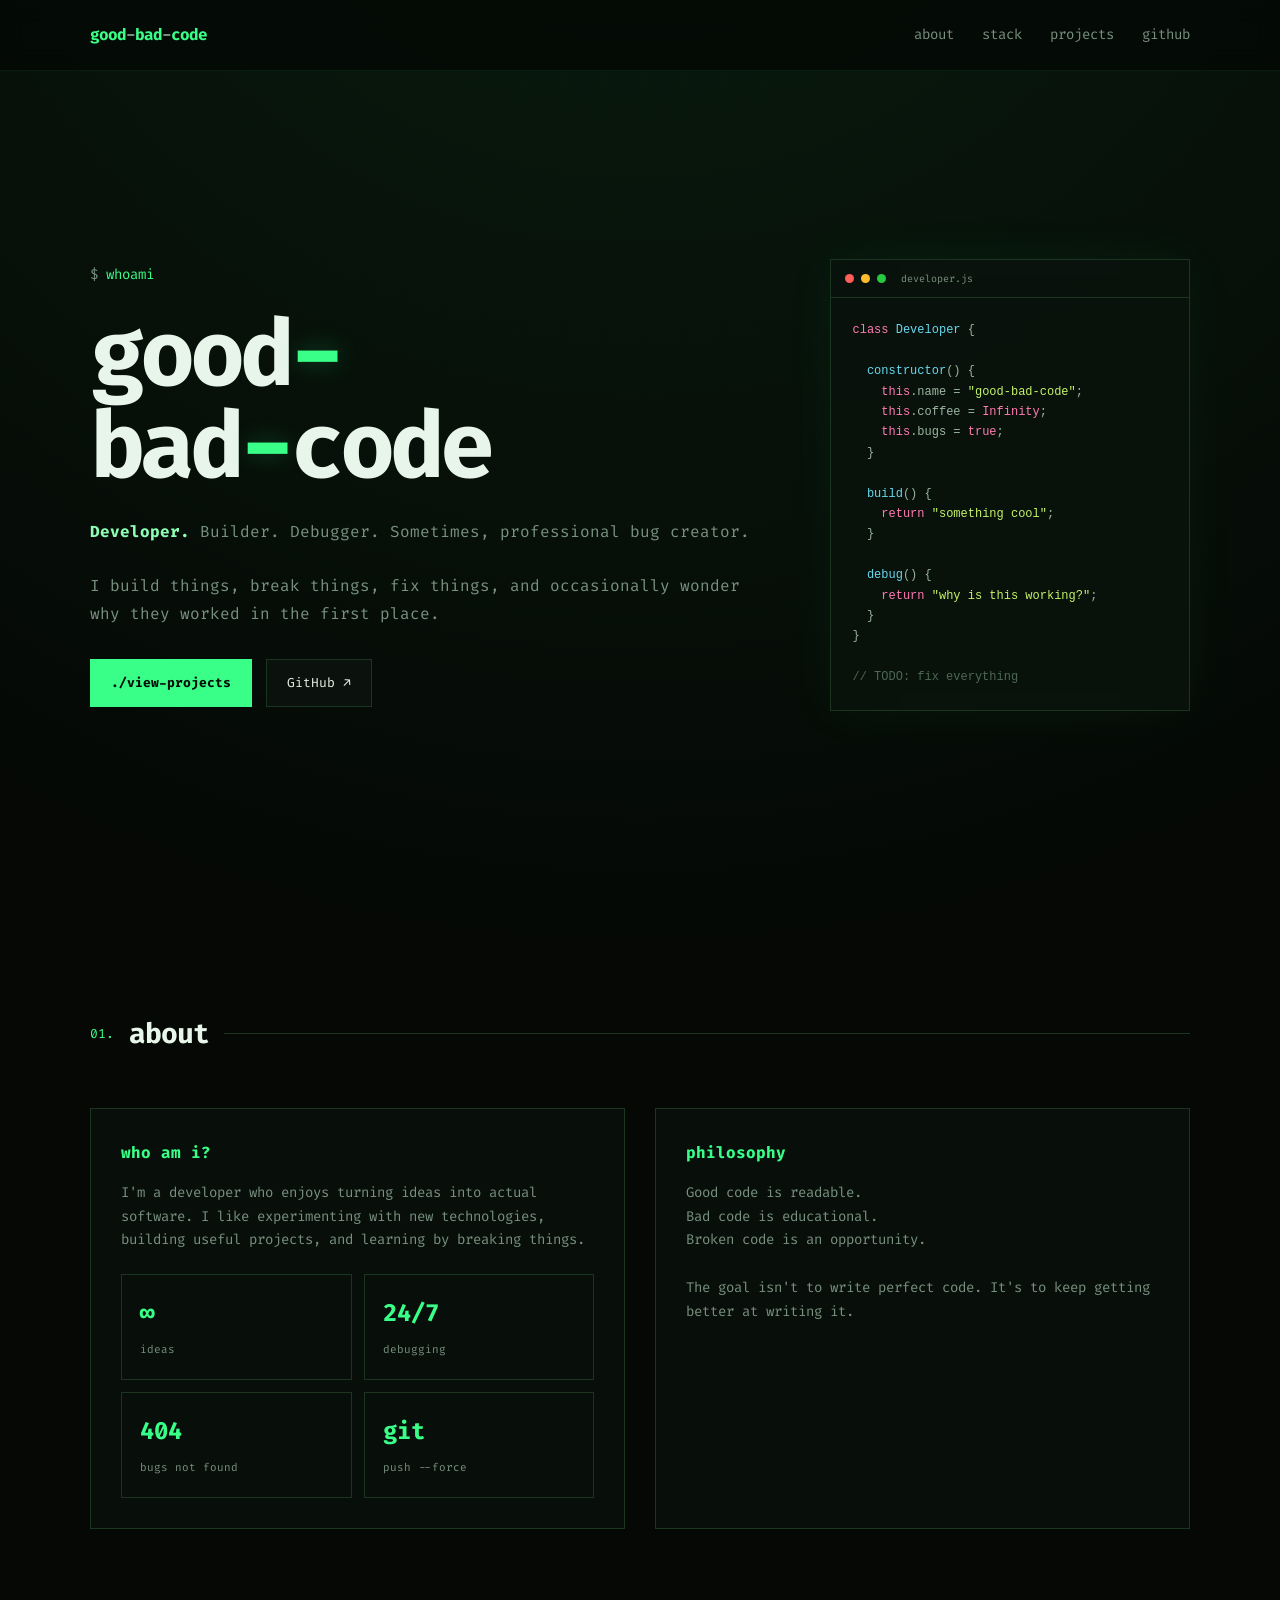
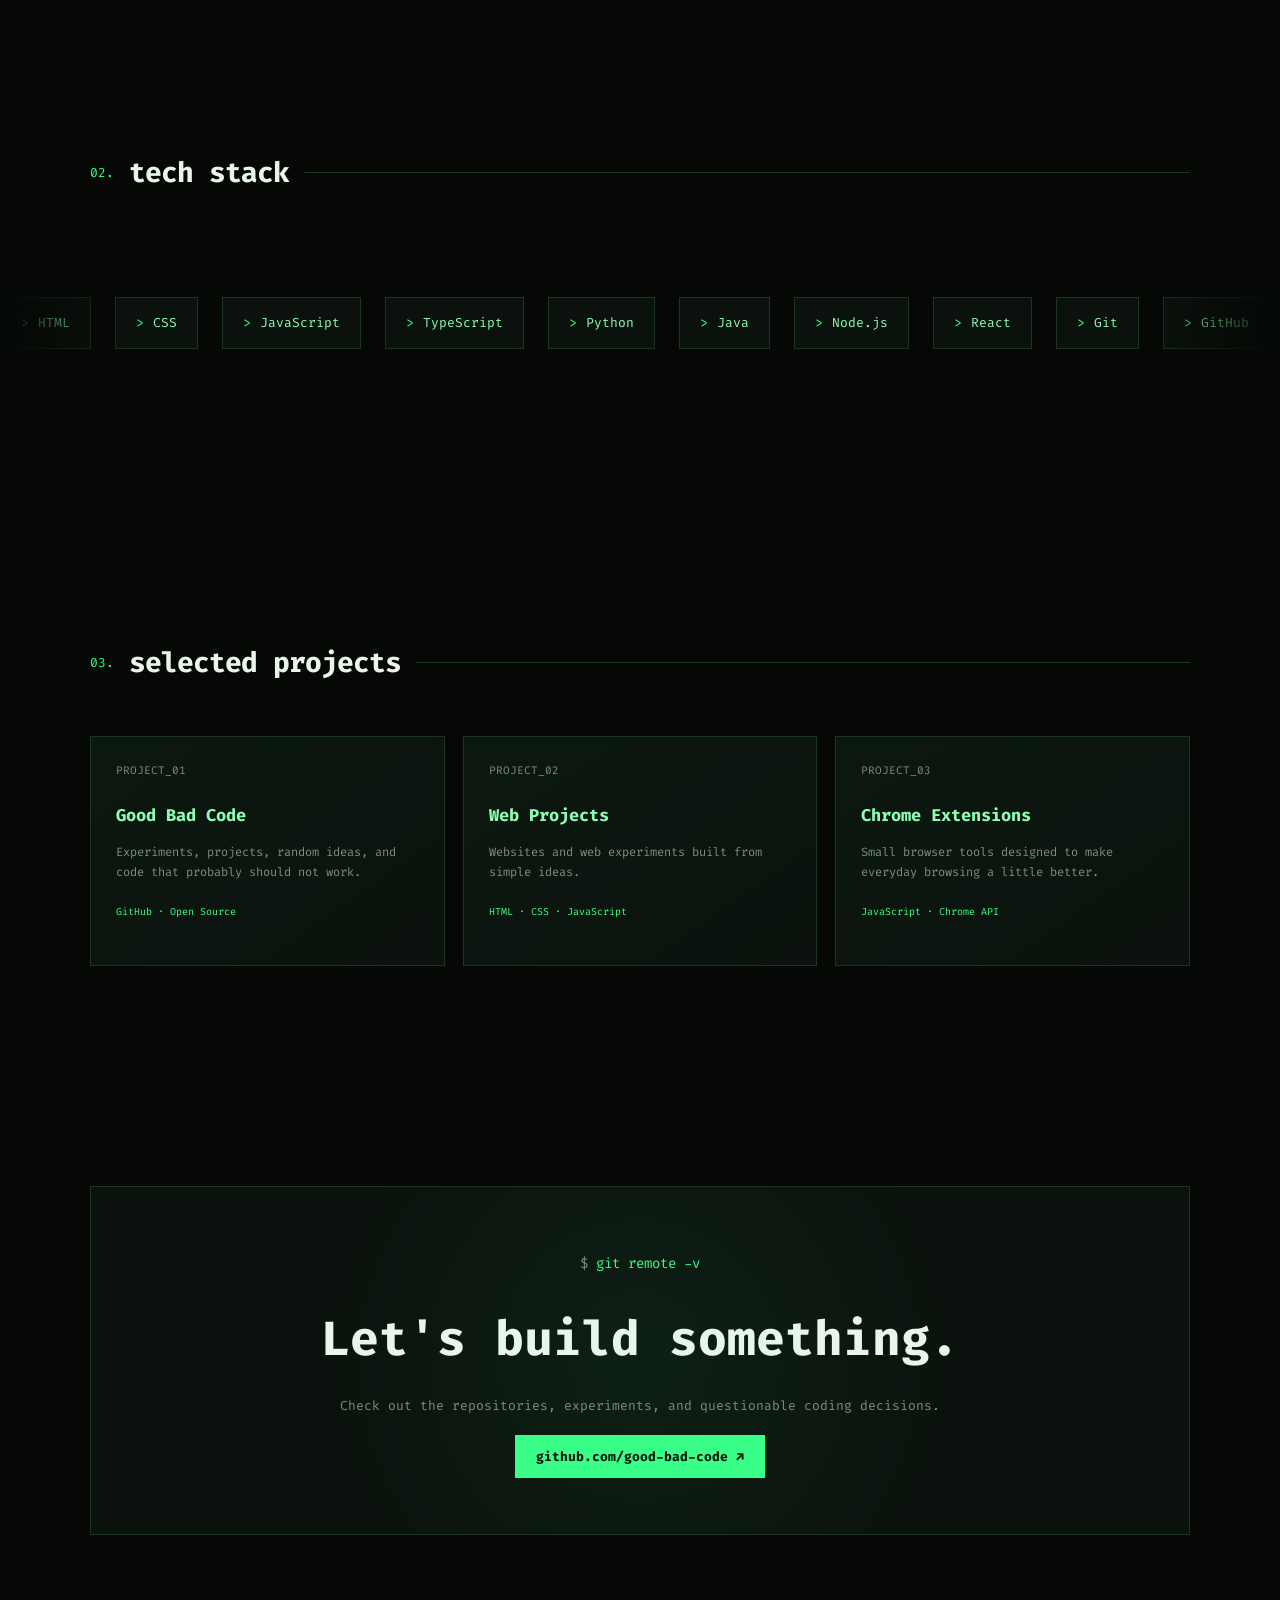
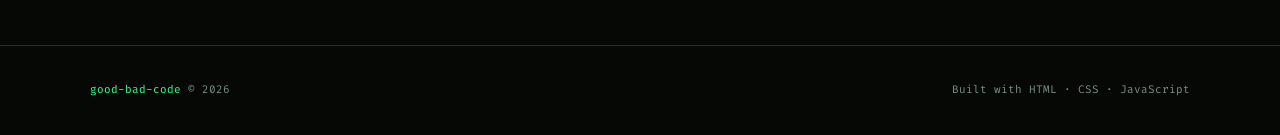
<file: index.html>
<!DOCTYPE html>
<html lang="ko">
<head>
  <meta charset="UTF-8" />
  <meta name="viewport" content="width=device-width, initial-scale=1.0" />

  <title>good-bad-code — Developer Portfolio</title>

  <meta
    name="description"
    content="good-bad-code's developer portfolio — Code, build, break, repeat."
  />

  <link rel="preconnect" href="https://fonts.googleapis.com">
  <link rel="preconnect" href="https://fonts.gstatic.com" crossorigin>

  <link
    href="https://fonts.googleapis.com/css2?family=Fira+Code:wght@400;500;600;700&display=swap"
    rel="stylesheet"
  />

  <link rel="stylesheet" href="/style.css" />
</head>

<body>

  <!-- Navigation -->
  <nav>
    <div class="container nav-inner">

      <a href="#" class="logo">
        good<span>-</span>bad<span>-</span>code
      </a>

      <ul class="nav-links">
        <li><a href="#about">about</a></li>
        <li><a href="#stack">stack</a></li>
        <li><a href="#projects">projects</a></li>
        <li><a href="#github">github</a></li>
      </ul>

    </div>
  </nav>


  <!-- Hero -->
  <header class="hero">

    <div class="container hero-grid">

      <div class="hero-content">

        <div class="terminal-label">
          whoami
        </div>

        <h1>
          good<span class="accent">-</span><br>
          bad<span class="accent">-</span>code
        </h1>

        <p class="hero-description">
          <strong>Developer.</strong>
          Builder.
          Debugger.
          Sometimes, professional bug creator.
          <br><br>

          I build things, break things, fix things,
          and occasionally wonder why they worked
          in the first place.
        </p>

        <div class="buttons">

          <a class="btn primary" href="#projects">
            ./view-projects
          </a>

          <a
            class="btn secondary"
            href="https://github.com/good-bad-code"
            target="_blank"
            rel="noopener noreferrer"
          >
            GitHub ↗
          </a>

        </div>

      </div>


      <!-- Code Window -->
      <div class="code-window">

        <div class="window-header">

          <div class="dot red"></div>
          <div class="dot yellow"></div>
          <div class="dot green"></div>

          <span class="window-title">
            developer.js
          </span>

        </div>

<pre><code><span class="keyword">class</span> <span class="function">Developer</span> {

  <span class="function">constructor</span>() {
    <span class="keyword">this</span>.name = <span class="string">"good-bad-code"</span>;
    <span class="keyword">this</span>.coffee = <span class="keyword">Infinity</span>;
    <span class="keyword">this</span>.bugs = <span class="keyword">true</span>;
  }

  <span class="function">build</span>() {
    <span class="keyword">return</span> <span class="string">"something cool"</span>;
  }

  <span class="function">debug</span>() {
    <span class="keyword">return</span> <span class="string">"why is this working?"</span>;
  }
}

<span class="comment">// TODO: fix everything</span></code></pre>

      </div>

    </div>

  </header>


  <!-- About -->
  <section id="about">

    <div class="container">

      <div class="section-title">
        <span>01.</span>
        <h2>about</h2>
      </div>


      <div class="about-grid">

        <div class="panel">

          <h3>who am i?</h3>

          <p>
            I'm a developer who enjoys turning ideas
            into actual software.

            I like experimenting with new technologies,
            building useful projects, and learning
            by breaking things.
          </p>


          <div class="stats">

            <div class="stat">
              <strong>∞</strong>
              <span>ideas</span>
            </div>

            <div class="stat">
              <strong>24/7</strong>
              <span>debugging</span>
            </div>

            <div class="stat">
              <strong>404</strong>
              <span>bugs not found</span>
            </div>

            <div class="stat">
              <strong>git</strong>
              <span>push --force</span>
            </div>

          </div>

        </div>


        <div class="panel">

          <h3>philosophy</h3>

          <p>
            Good code is readable.<br>
            Bad code is educational.<br>
            Broken code is an opportunity.

            <br><br>

            The goal isn't to write perfect code.
            It's to keep getting better at writing it.
          </p>

        </div>

      </div>

    </div>

  </section>

<!-- Tech Stack -->
<section id="stack">

  <div class="container">

    <div class="section-title">
      <span>02.</span>
      <h2>tech stack</h2>
    </div>

  </div>

  <div class="tech-marquee">

    <div class="tech-track">

      <div class="tech-group">

        <span class="tech-item">HTML</span>
        <span class="tech-item">CSS</span>
        <span class="tech-item">JavaScript</span>
        <span class="tech-item">TypeScript</span>
        <span class="tech-item">Python</span>
        <span class="tech-item">Java</span>
        <span class="tech-item">Node.js</span>
        <span class="tech-item">React</span>
        <span class="tech-item">Git</span>
        <span class="tech-item">GitHub</span>
        <span class="tech-item">Chrome Extensions</span>
        <span class="tech-item">REST API</span>

      </div>

      <div class="tech-group" aria-hidden="true">

        <span class="tech-item">HTML</span>
        <span class="tech-item">CSS</span>
        <span class="tech-item">JavaScript</span>
        <span class="tech-item">TypeScript</span>
        <span class="tech-item">Python</span>
        <span class="tech-item">Java</span>
        <span class="tech-item">Node.js</span>
        <span class="tech-item">React</span>
        <span class="tech-item">Git</span>
        <span class="tech-item">GitHub</span>
        <span class="tech-item">Chrome Extensions</span>
        <span class="tech-item">REST API</span>

      </div>

    </div>

  </div>

</section>

  <!-- Projects -->
  <section id="projects">

    <div class="container">

      <div class="section-title">
        <span>03.</span>
        <h2>selected projects</h2>
      </div>


      <div class="projects">


        <a
          class="project"
          href="https://github.com/good-bad-code"
          target="_blank"
          rel="noopener noreferrer"
        >

          <div class="project-number">
            PROJECT_01
          </div>

          <h3>Good Bad Code</h3>

          <p>
            Experiments, projects, random ideas,
            and code that probably should not work.
          </p>

          <div class="project-tech">
            GitHub · Open Source
          </div>

        </a>


        <a
          class="project"
          href="https://github.com/good-bad-code"
          target="_blank"
          rel="noopener noreferrer"
        >

          <div class="project-number">
            PROJECT_02
          </div>

          <h3>Web Projects</h3>

          <p>
            Websites and web experiments built
            from simple ideas.
          </p>

          <div class="project-tech">
            HTML · CSS · JavaScript
          </div>

        </a>


        <a
          class="project"
          href="https://github.com/good-bad-code"
          target="_blank"
          rel="noopener noreferrer"
        >

          <div class="project-number">
            PROJECT_03
          </div>

          <h3>Chrome Extensions</h3>

          <p>
            Small browser tools designed to make
            everyday browsing a little better.
          </p>

          <div class="project-tech">
            JavaScript · Chrome API
          </div>

        </a>


      </div>

    </div>

  </section>


  <!-- GitHub -->
  <section id="github">

    <div class="container">

      <div class="github-box">

        <div class="terminal-label">
          git remote -v
        </div>

        <h2>
          Let's build something.
        </h2>

        <p>
          Check out the repositories, experiments,
          and questionable coding decisions.
        </p>

        <a
          class="btn primary"
          href="https://github.com/good-bad-code"
          target="_blank"
          rel="noopener noreferrer"
        >
          github.com/good-bad-code ↗
        </a>

      </div>

    </div>

  </section>


  <!-- Footer -->
  <footer>

    <div class="container footer-inner">

      <div>
        <span class="green">good-bad-code</span>
        © 2026
      </div>

      <div>
        Built with HTML · CSS · JavaScript
      </div>

    </div>

  </footer>


  <script src="script.js"></script>

</body>
</html>
</file>
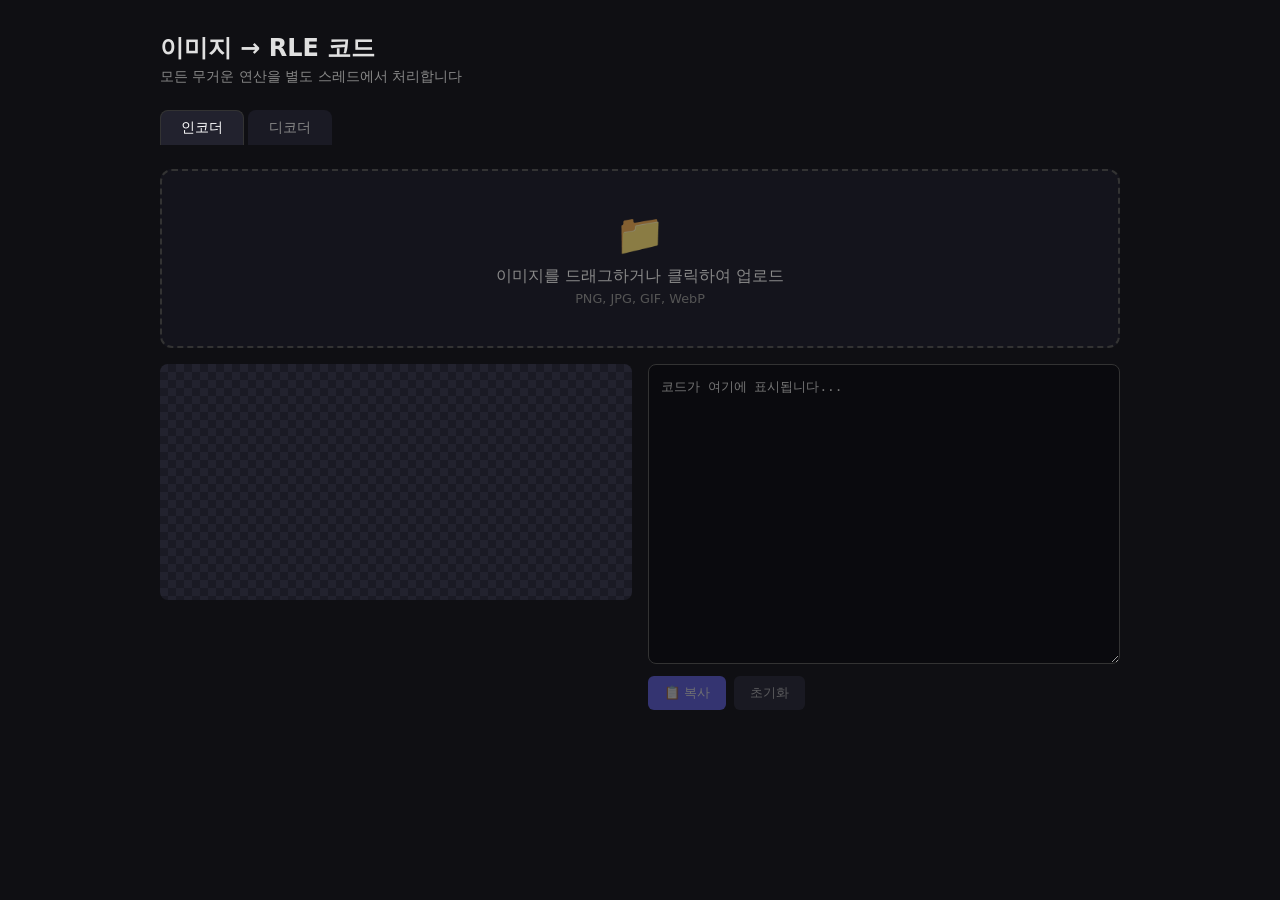
<file: entry/image-code.html>
<!DOCTYPE html>
<html lang="ko">
<head>
<meta charset="UTF-8">
<meta name="viewport" content="width=device-width,initial-scale=1">
<title>이미지 → RLE 코드</title>
<style>
*{box-sizing:border-box;margin:0;padding:0}
body{
  font-family:system-ui,'Segoe UI',sans-serif;
  background:#0f0f13;color:#e0e0e0;min-height:100dvh;
  padding:2rem 1rem;display:flex;flex-direction:column;align-items:center
}
.app{max-width:960px;width:100%}
h1{font-size:1.5rem;margin-bottom:.25rem}
.sub{color:#888;font-size:.875rem;margin-bottom:1.5rem}
.tabs{display:flex;gap:.25rem;margin-bottom:1.5rem}
.tab{
  padding:.5rem 1.25rem;border-radius:8px 8px 0 0;cursor:pointer;
  background:#1a1a24;color:#888;font-size:.875rem;transition:.15s;
  border:1px solid transparent;border-bottom:0
}
.tab:hover{color:#ccc}
.tab.active{background:#22222e;color:#fff;border-color:#333}
.panel{display:none}
.panel.active{display:block}
.drop-zone{
  border:2px dashed #333;border-radius:12px;padding:2.5rem 1rem;
  text-align:center;cursor:pointer;transition:.2s;background:#14141c
}
.drop-zone:hover,.drop-zone.dragover{border-color:#6b6bff;background:#1a1a2e}
.drop-zone.has-image{border-style:solid;padding:.75rem}
.drop-zone-icon{font-size:2.5rem;margin-bottom:.5rem;opacity:.5}
.drop-zone-text{color:#888}
.drop-zone-hint{font-size:.8rem;color:#555;margin-top:.25rem}
.drop-zone input{display:none}
#infoBar{display:none;align-items:center;gap:.75rem;flex-wrap:wrap;color:#888;font-size:.875rem}
.size-ctrl{display:none;margin-top:1rem;padding:.75rem 1rem;background:#14141c;border-radius:8px;border:1px solid #222;align-items:center;gap:.5rem;flex-wrap:wrap}
.size-ctrl.show{display:flex}
.size-ctrl label{color:#888;font-size:.825rem}
.size-ctrl input{width:70px;padding:.3rem .4rem;border-radius:6px;border:1px solid #333;background:#0a0a0e;color:#e0e0e0;font-size:.825rem;outline:none;-moz-appearance:textfield}
.size-ctrl input::-webkit-inner-spin-button{-webkit-appearance:none}
.size-ctrl input:focus{border-color:#6b6bff}
.size-ctrl .sep{color:#555;font-size:.825rem}
.size-ctrl .lock{cursor:pointer;color:#555;font-size:1rem;user-select:none;transition:.15s}
.size-ctrl .lock:hover{color:#888}
.size-ctrl .lock.on{color:#6b6bff}
.editor{display:grid;grid-template-columns:1fr 1fr;gap:1rem;margin-top:1rem}
@media(max-width:640px){.editor{grid-template-columns:1fr}}
.preview-wrap canvas{
  width:100%;max-height:400px;object-fit:contain;border-radius:8px;
  background:repeating-conic-gradient(#1a1a24 0% 25%,#22222e 0% 50%) 0 0/16px 16px;display:block
}
.info{font-size:.8rem;color:#888;margin-top:.5rem}
.code-wrap textarea{
  width:100%;height:300px;resize:vertical;background:#0a0a0e;color:#c9d1d9;
  border:1px solid #333;border-radius:8px;padding:.75rem;
  font-family:'JetBrains Mono',monospace;font-size:.8rem;line-height:1.5
}
.code-wrap textarea:focus{outline:none;border-color:#6b6bff}
.code-info{display:flex;justify-content:space-between;align-items:center;margin-top:.5rem;gap:.5rem;flex-wrap:wrap}
.btn-group{display:flex;gap:.5rem;flex-wrap:wrap}
.btn{
  padding:.5rem 1rem;border-radius:6px;border:0;cursor:pointer;
  font-size:.825rem;font-weight:500;transition:.15s;display:inline-flex;align-items:center;gap:.35rem
}
.btn-pri{background:#6b6bff;color:#fff}
.btn-pri:hover{background:#5a5ae8}
.btn-sec{background:#2a2a3a;color:#ccc}
.btn-sec:hover{background:#33334a}
.btn:disabled{opacity:.4;cursor:not-allowed}
.toast{position:fixed;bottom:2rem;left:50%;transform:translateX(-50%);background:#2a2a3a;color:#e0e0e0;padding:.5rem 1rem;border-radius:8px;font-size:.825rem;opacity:0;transition:opacity .25s;pointer-events:none}
.toast.show{opacity:1}
.dec{display:flex;flex-direction:column;gap:1rem}
.dec textarea{width:100%;min-height:120px;resize:vertical;background:#0a0a0e;color:#c9d1d9;border:1px solid #333;border-radius:8px;padding:.75rem;font-family:'JetBrains Mono',monospace;font-size:.8rem}
.dec textarea:focus{outline:none;border-color:#6b6bff}
.dec canvas{max-width:100%;border-radius:8px;display:block;background:repeating-conic-gradient(#1a1a24 0% 25%,#22222e 0% 50%) 0 0/16px 16px}
.dec-info{color:#888;font-size:.825rem;display:flex;gap:.5rem;align-items:center}
.dec-err{color:#ff6b6b;font-size:.825rem}
.spinner{display:inline-block;width:14px;height:14px;border:2px solid #444;border-top-color:#6b6bff;border-radius:50%;animation:spin .6s linear infinite;flex-shrink:0}
@keyframes spin{to{transform:rotate(360deg)}}
.dec-input-wrap{position:relative}
.dec-input-wrap .file-btn{position:absolute;bottom:.5rem;right:.5rem;font-size:.75rem;padding:.3rem .6rem;z-index:1}
.dec-input-wrap .more-btn{position:absolute;bottom:.5rem;right:4.5rem;font-size:.75rem;padding:.3rem .6rem;z-index:1;display:none}
</style>
</head>
<body>
<div class="app">
  <h1>이미지 → RLE 코드</h1>
  <p class="sub">모든 무거운 연산을 별도 스레드에서 처리합니다</p>
  <div class="tabs" id="tabs">
    <div class="tab active" data-tab="enc">인코더</div>
    <div class="tab" data-tab="dec">디코더</div>
  </div>
  <div class="panel active" id="panel-enc">
    <div class="drop-zone" id="drop">
      <div id="dropHelp">
        <div class="drop-zone-icon">📁</div>
        <div class="drop-zone-text">이미지를 드래그하거나 클릭하여 업로드</div>
        <div class="drop-zone-hint">PNG, JPG, GIF, WebP</div>
      </div>
      <input type="file" id="file" accept="image/*">
      <div id="infoBar">
        <span id="dimInfo"></span>
        <button class="btn btn-sec" id="changeBtn">다른 이미지</button>
      </div>
    </div>
    <div class="size-ctrl" id="sizeCtrl">
      <label>출력 크기</label>
      <input type="number" id="wIn" min="1" max="4000" value="1">
      <span class="sep">×</span>
      <input type="number" id="hIn" min="1" max="4000" value="1">
      <span class="lock on" id="lockBtn">🔗</span>
      <button class="btn btn-pri" id="applyBtn">적용</button>
      <button class="btn btn-sec" id="origBtn">원본</button>
    </div>
    <div class="editor">
      <div class="preview-wrap">
        <canvas id="canvas"></canvas>
        <div class="info" id="imgInfo"></div>
      </div>
      <div class="code-wrap">
        <textarea id="output" readonly placeholder="코드가 여기에 표시됩니다..."></textarea>
        <div class="code-info">
          <div class="btn-group">
            <button class="btn btn-pri" id="copyBtn" disabled>📋 복사</button>
            <button class="btn btn-sec" id="resetBtn" disabled>초기화</button>
          </div>
          <span class="badge" id="stats"></span>
        </div>
      </div>
    </div>
  </div>
  <div class="panel" id="panel-dec">
    <div class="dec">
      <div class="dec-input-wrap">
        <textarea id="decIn" placeholder="코드를 붙여넣거나 파일을 불러오세요"></textarea>
        <input type="file" id="decFile" accept=".txt,.rle" style="display:none">
        <button class="btn btn-sec file-btn" id="decFileBtn">파일 열기</button>
        <button class="btn btn-sec more-btn" id="moreBtn">더보기</button>
      </div>
      <div class="btn-group">
        <button class="btn btn-pri" id="decBtn">디코딩</button>
        <button class="btn btn-sec" id="decClr">초기화</button>
      </div>
      <canvas id="decOut"></canvas>
      <div class="dec-info" id="decInfo"></div>
      <div class="dec-err" id="decErr"></div>
    </div>
  </div>
</div>
<div class="toast" id="toast"></div>
<script>
/* ===== Web Worker ===== */
var WB = new Blob([`
var H8=Array.from({length:256},function(_,i){return i.toString(16).padStart(2,'0').toUpperCase()});
function hx(r,g,b,a){return H8[r]+H8[g]+H8[b]+H8[a]}
self.onmessage=function(e){
  var m=e.data,r={id:m.id};
  try{
    if(m.t==='enc'){
      var d=new Uint8ClampedArray(m.b),u32=new Uint32Array(d.buffer,d.byteOffset,d.length>>2);
      var n=u32.length,out=['<h>'+m.h+'</h><w>'+m.w+'</w>'],i=0;
      while(i<n){
        var c=u32[i],j=i*4,k=1;
        while(i+k<n&&u32[i+k]===c)k++;
        var he=hx(d[j],d[j+1],d[j+2],d[j+3]);
        out.push(k===1?'#'+he:'$'+he+k+'%');
        i+=k;
      }
      r.t='enc';r.code=out.join('');self.postMessage(r);
    }else if(m.t==='dec'){
      var hd=m.s.match(/<h>(\\d+)<\\/h><w>(\\d+)<\\/w>/);
      if(!hd)throw Error('header not found');
      var h=+hd[1],w=+hd[2],tot=w*h;
      var px=new Uint8ClampedArray(tot*4),off=0;
      var re=/([#$])([0-9A-Fa-f]{8})(?:(\\d+)%)?/g,mat;
      while((mat=re.exec(m.s))!==null){
        var val=parseInt(mat[2],16),rr=(val>>>24)&255,gg=(val>>16)&255,bb=(val>>8)&255,aa=val&255;
        var cnt=mat[1]==='$'&&mat[3]?+mat[3]:1;
        for(var j=0;j<cnt;j++){px[off++]=rr;px[off++]=gg;px[off++]=bb;px[off++]=aa}
      }
      if(off!==tot*4)throw Error('pixel count mismatch');
      r.t='dec';r.w=w;r.h=h;
      var imgData=new ImageData(px,w,h);
      createImageBitmap(imgData).then(function(bmp){
        r.bmp=bmp;self.postMessage(r,[bmp]);
      })['catch'](function(){
        r.buf=px.buffer;self.postMessage(r,[r.buf]);
      });
    }
  }catch(err){r.t='err';r.msg=err.message;self.postMessage(r)}
};
`]);
var W = new Worker(URL.createObjectURL(WB));

/* ===== UI ===== */
var $=function(id){return document.getElementById(id)};
var drop=$('drop'),fileIn=$('file'),dropHelp=$('dropHelp');
var infoBar=$('infoBar'),dimInfo=$('dimInfo'),changeBtn=$('changeBtn');
var canvas=$('canvas'),imgInfo=$('imgInfo'),output=$('output');
var copyBtn=$('copyBtn'),resetBtn=$('resetBtn'),stats=$('stats');
var sizeCtrl=$('sizeCtrl'),wIn=$('wIn'),hIn=$('hIn');
var lockBtn=$('lockBtn'),applyBtn=$('applyBtn'),origBtn=$('origBtn');
var toast=$('toast');
var decIn=$('decIn'),decBtn=$('decBtn'),decClr=$('decClr');
var decOut=$('decOut'),decInfo=$('decInfo'),decErr=$('decErr');
var decFile=$('decFile'),decFileBtn=$('decFileBtn'),moreBtn=$('moreBtn');

var srcImg=null,aspect=1,locked=1,encId=0,decId=0,decBusy=0,_decText='',_settingDec=0,_decOver=0;
var L=function(){};
L.prototype.log=function(){};

$('tabs').addEventListener('click',function(e){
  var t=e.target.closest('.tab');if(!t)return;
  [].forEach.call(document.querySelectorAll('.tab,.panel'),function(x){x.classList.remove('active')});
  t.classList.add('active');$('panel-'+t.dataset.tab).classList.add('active');
});

drop.addEventListener('click',function(){fileIn.click()});
drop.addEventListener('dragover',function(e){e.preventDefault();drop.classList.add('dragover')});
drop.addEventListener('dragleave',function(){drop.classList.remove('dragover')});
drop.addEventListener('drop',function(e){
  e.preventDefault();drop.classList.remove('dragover');
  if(e.dataTransfer.files.length)loadFile(e.dataTransfer.files[0]);
});
fileIn.addEventListener('change',function(){if(fileIn.files.length)loadFile(fileIn.files[0])});

function loadFile(f){
  if(!f.type.startsWith('image/'))return showMsg('이미지 파일만 가능합니다');
  var url=URL.createObjectURL(f),img=new Image();
  img.onload=function(){process(img);URL.revokeObjectURL(url)};
  img.onerror=function(){showMsg('이미지를 불러올 수 없습니다');URL.revokeObjectURL(url)};
  img.src=url;
}

function process(img){
  var w=img.naturalWidth,h=img.naturalHeight;
  if(w*h>5000000)return showMsg('픽셀이 너무 많습니다 (최대 5M)');
  srcImg=img;aspect=w/h;
  dropHelp.style.display='none';infoBar.style.display='flex';
  drop.classList.add('has-image');dimInfo.textContent=w+'\u00d7'+h;
  wIn.value=w;hIn.value=h;sizeCtrl.classList.add('show');
  doEnc(w,h);
}

function doEnc(w,h){
  if(!srcImg)return;
  canvas.width=w;canvas.height=h;
  var ctx=canvas.getContext('2d');
  ctx.drawImage(srcImg,0,0,w,h);
  var id=++encId,t0=performance.now();
  imgInfo.textContent=w+'\u00d7'+h+'px | '+(w*h).toLocaleString()+'px';
  stats.innerHTML='<span class="spinner"></span> 인코딩 중...';
  copyBtn.disabled=resetBtn.disabled=1;
  var imgData=ctx.getImageData(0,0,w,h);
  W.postMessage({t:'enc',id:id,w:w,h:h,b:imgData.data.buffer},[imgData.data.buffer]);
  window['_et'+id]=t0;
}

lockBtn.addEventListener('click',function(){
  locked=!locked;
  lockBtn.classList.toggle('on',locked);
  lockBtn.textContent=locked?'🔗':'⛓️‍💥';
});
wIn.addEventListener('input',function(){if(locked&&srcImg)hIn.value=Math.round(wIn.value/aspect)});
hIn.addEventListener('input',function(){if(locked&&srcImg)wIn.value=Math.round(hIn.value*aspect)});
applyBtn.addEventListener('click',function(){
  var w=+wIn.value,h=+hIn.value;
  if(w<1||h<1||w*h>1e7)return showMsg('올바른 크기를 입력하세요 (1~10M 픽셀)');
  doEnc(w,h);
});
origBtn.addEventListener('click',function(){
  if(!srcImg)return;
  var w=srcImg.naturalWidth,h=srcImg.naturalHeight;
  wIn.value=w;hIn.value=h;doEnc(w,h);
});
copyBtn.addEventListener('click',async function(){
  try{await navigator.clipboard.writeText(output.value)}
  catch{output.select();document.execCommand('copy')}
  showMsg('클립보드에 복사되었습니다');
});
resetBtn.addEventListener('click',function(){
  srcImg=null;output.value='';stats.textContent='';imgInfo.textContent='';dimInfo.textContent='';
  copyBtn.disabled=resetBtn.disabled=1;
  dropHelp.style.display='';infoBar.style.display='none';sizeCtrl.classList.remove('show');
  drop.classList.remove('has-image');fileIn.value='';canvas.width=canvas.height=0;
});
changeBtn.addEventListener('click',function(){fileIn.click()});

var tmr;
function showMsg(msg){
  toast.textContent=msg;toast.classList.add('show');
  clearTimeout(tmr);tmr=setTimeout(function(){toast.classList.remove('show')},2000);
}

/* ===== Worker reply ===== */
W.onmessage=function(e){
  var r=e.data;
  if(r.id!==encId&&r.id!==decId)return;
  if(r.t==='err'){
    if(r.id===encId){stats.textContent='오류';copyBtn.disabled=resetBtn.disabled=0}
    else{decErr.textContent='오류: '+r.msg;decInfo.innerHTML='';releaseDec();}
    return;
  }
  if(r.t==='enc'&&r.id===encId){
    var t0=window['_et'+r.id]||performance.now();
    output.value=r.code;
    stats.textContent=r.code.length.toLocaleString()+'자 | '+(performance.now()-t0).toFixed(0)+'ms';
    copyBtn.disabled=resetBtn.disabled=0;delete window['_et'+r.id];
    return;
  }
  if(r.t==='dec'&&r.id===decId){
    decErr.textContent='';
    var ctx=decOut.getContext('2d');
    decOut.width=r.w;decOut.height=r.h;
    if(r.bmp){
      ctx.drawImage(r.bmp,0,0);r.bmp.close();
    }else{
      ctx.putImageData(new ImageData(new Uint8ClampedArray(r.buf),r.w,r.h),0,0);
    }
    decInfo.innerHTML=r.w+'\u00d7'+r.h+'px | '+(_decText||decIn.value).length.toLocaleString()+'자';
    releaseDec();
  }
};

function releaseDec(){
  decBtn.disabled=0;decBtn.textContent='디코딩';decBusy=0;
}

/* ===== Decoder ===== */
function startDecode(text){
  if(decBusy||decBtn.disabled||!text)return;
  decBusy=1;decBtn.disabled=1;decBtn.textContent='작업 중';
  decErr.textContent='';
  decInfo.innerHTML='<span class="spinner"></span> 디코딩 중...';
  ++decId;
  W.postMessage({t:'dec',id:decId,s:text});
}

function pasteHandler(text){
  if(!text)return;
  _decText=text;_settingDec=1;
  var len=text.length;
  if(len>1000){
    decIn.value=text.slice(0,1000)+'\n...';
    _decOver=1;moreBtn.style.display='inline-block';
  }else{
    decIn.value=text;
    _decOver=0;moreBtn.style.display='none';
  }
  _settingDec=0;
  startDecode(text);
}

/* Paste: always preventDefault, set textarea ourselves */
decIn.addEventListener('paste',function(e){
  var text=(e.clipboardData||window.clipboardData).getData('text');
  if(!text||!text.trim())return;
  e.preventDefault();
  pasteHandler(text);
});

/* 더보기: confirm 후 전체 텍스트 표시 */
moreBtn.addEventListener('click',function(){
  if(!confirm('이 내용을 더 보려면 페이지가 잠시 느려질 수 있습니다.\n계속하시겠습니까?'))return;
  _settingDec=1;
  decIn.value=_decText;
  _settingDec=0;
  moreBtn.style.display='none';
});

/* User typing in textarea → clear _decText, use textarea value directly */
decIn.addEventListener('input',function(){
  if(!_settingDec){_decText='';moreBtn.style.display='none'}
});

/* File load for decoder */
decFileBtn.addEventListener('click',function(){decFile.click()});
decFile.addEventListener('change',function(){
  if(!decFile.files.length)return;
  var reader=new FileReader();
  reader.onload=function(e){
    pasteHandler(e.target.result);
    decFile.value='';
  };
  reader.readAsText(decFile.files[0]);
});

/* Button click */
decBtn.addEventListener('click',function(){
  startDecode(_decText||decIn.value);
});

decClr.addEventListener('click',function(){
  decIn.value='';decOut.width=decOut.height=0;
  decInfo.innerHTML='';decErr.textContent='';_decText='';_decOver=0;
  moreBtn.style.display='none';releaseDec();
});

/* Keyboard: Ctrl+Enter to decode */
decIn.addEventListener('keydown',function(e){
  if((e.ctrlKey||e.metaKey)&&e.key==='Enter'){
    e.preventDefault();
    startDecode(_decText||decIn.value);
  }
});
</script>
</body>
</html>
</file>
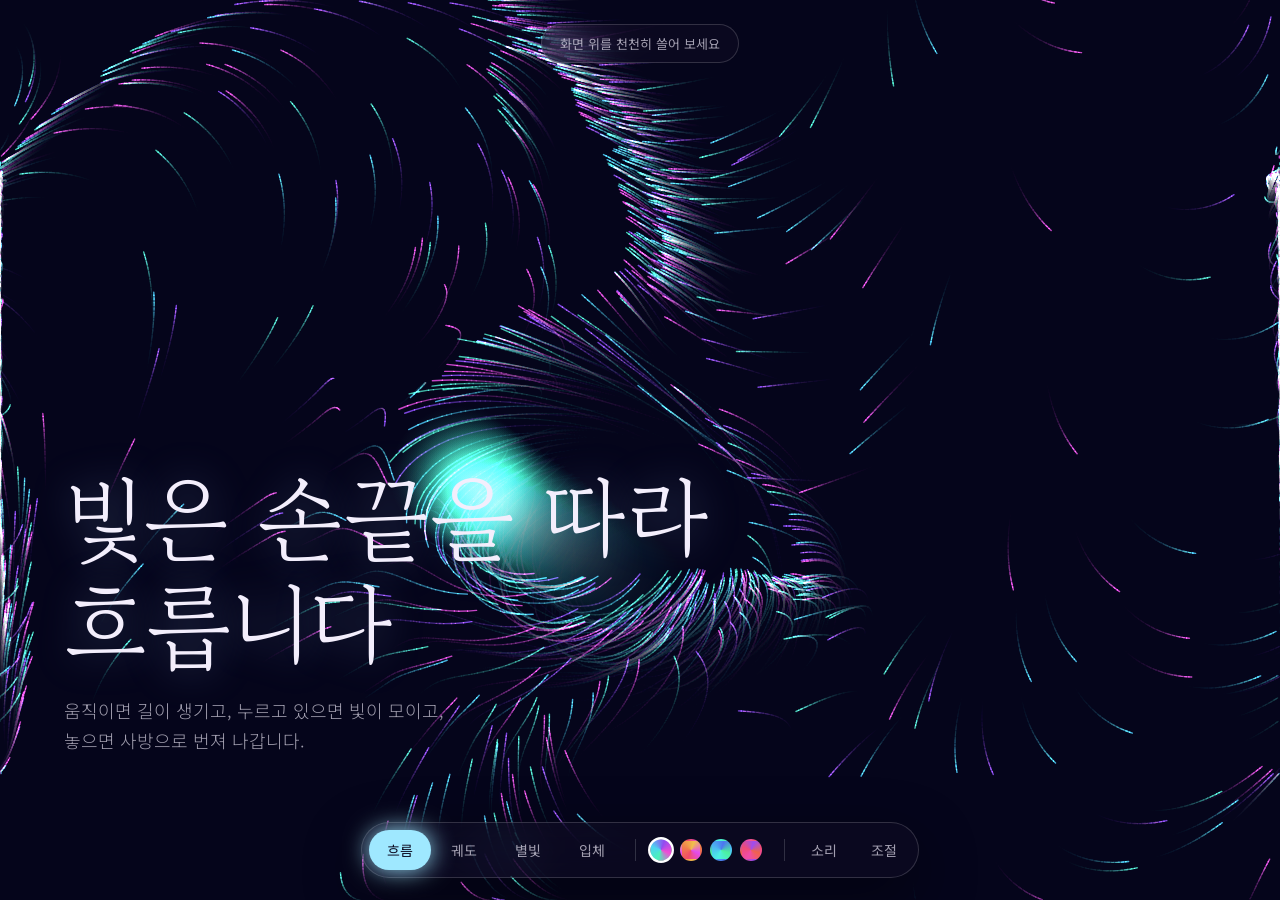
<file: entry/light-art.html>
<!DOCTYPE html>
<html lang="ko">
<head>
<meta charset="utf-8">
<meta name="viewport" content="width=device-width, initial-scale=1, viewport-fit=cover">
<title>빛은 손끝을 따라 흐릅니다</title>
<link rel="preconnect" href="https://fonts.googleapis.com">
<link href="https://fonts.googleapis.com/css2?family=Gowun+Batang:wght@400;700&family=Noto+Sans+KR:wght@300;400;500&display=swap" rel="stylesheet">
<style>
:root{
  color-scheme:dark;
  --ink:#f3eefc; --ink-soft:rgba(243,238,252,.66);
  --glass:rgba(20,16,40,.42); --glass-line:rgba(255,255,255,.16);
  --accent:#9fe8ff;
  box-sizing:border-box;
}
*,*::before,*::after{box-sizing:inherit}
html,body{height:100%;margin:0;background:#080a1c;overflow:hidden;color:var(--ink);
  font-family:"Noto Sans KR",system-ui,-apple-system,"Apple SD Gothic Neo","Malgun Gothic",sans-serif;
  -webkit-tap-highlight-color:transparent;touch-action:none}
canvas{position:fixed;inset:0;width:100%;height:100%;display:block}
.title{position:fixed;left:clamp(22px,5vw,72px);bottom:calc(clamp(96px,16vh,150px) + env(safe-area-inset-bottom,0px));
  max-width:min(760px,88vw);pointer-events:none;z-index:2}
h1{margin:0;font-family:"Gowun Batang","Nanum Myeongjo",serif;font-weight:400;
  font-size:clamp(34px,7.2vw,96px);line-height:1.16;letter-spacing:-.02em;
  text-shadow:0 0 40px rgba(160,200,255,.35)}
h1 .w{display:inline-block;opacity:0;filter:blur(14px);transform:translateY(.35em);
  animation:rise 1.6s cubic-bezier(.2,.7,.1,1) forwards;animation-delay:calc(var(--i)*.22s + .3s)}
@keyframes rise{to{opacity:1;filter:blur(0);transform:none}}
.sub{margin:18px 0 0;font-weight:300;font-size:clamp(14px,1.6vw,18px);line-height:1.7;color:var(--ink-soft);
  opacity:0;animation:fade 2s ease 1.6s forwards}
@keyframes fade{to{opacity:1}}
.hint{position:fixed;top:calc(24px + env(safe-area-inset-top,0px));left:50%;transform:translateX(-50%);z-index:2;
  font-size:13px;color:var(--ink-soft);padding:9px 18px;border-radius:99px;background:var(--glass);
  border:1px solid var(--glass-line);backdrop-filter:blur(14px);-webkit-backdrop-filter:blur(14px);
  pointer-events:none;opacity:0;animation:fade 1.4s ease 2.2s forwards;transition:opacity 1s ease,transform 1s ease}
.hint.gone{animation:none;opacity:0!important;transform:translate(-50%,-10px)}
.ui{position:fixed;left:50%;transform:translateX(-50%);bottom:calc(22px + env(safe-area-inset-bottom,0px));z-index:3;
  display:flex;gap:6px;align-items:center;padding:7px;border-radius:99px;background:var(--glass);
  border:1px solid var(--glass-line);backdrop-filter:blur(18px);-webkit-backdrop-filter:blur(18px);
  box-shadow:0 20px 60px rgba(0,0,0,.4);max-width:calc(100vw - 24px)}
.seg{display:flex;position:relative;gap:2px}
.seg button,.ui .sw{font:inherit}
.seg button{position:relative;z-index:1;border:0;background:none;color:var(--ink-soft);padding:10px 18px;border-radius:99px;
  font-size:14px;cursor:pointer;transition:color .4s}
.seg button[aria-pressed=true]{color:#0c0a20}
.pill{position:absolute;z-index:0;top:0;left:0;height:100%;border-radius:99px;background:var(--accent);
  transition:transform .6s cubic-bezier(.3,1.3,.4,1),width .6s cubic-bezier(.3,1.3,.4,1),background .8s;box-shadow:0 0 24px var(--accent)}
.sep{width:1px;height:22px;background:var(--glass-line);margin:0 6px}
.dots{display:flex;gap:8px;padding:0 10px 0 2px}
.sw{width:22px;height:22px;border-radius:50%;border:2px solid transparent;padding:0;cursor:pointer;
  transition:transform .5s cubic-bezier(.3,1.6,.4,1),border-color .4s}
.sw:hover{transform:scale(1.2)}
.sw[aria-pressed=true]{border-color:#fff;transform:scale(1.18)}
button:focus-visible{outline:2px solid #fff;outline-offset:2px}
.tool{border:0;background:none;color:var(--ink-soft);font:inherit;font-size:14px;padding:10px 14px;border-radius:99px;cursor:pointer;transition:color .3s,background .3s,box-shadow .3s}
.tool[aria-pressed=true]{color:#0c0a20;background:var(--accent);box-shadow:0 0 20px var(--accent)}
.panel{position:fixed;left:50%;bottom:calc(86px + env(safe-area-inset-bottom,0px));z-index:3;width:min(350px,calc(100vw - 24px));padding:18px 20px;border-radius:24px;background:var(--glass);border:1px solid var(--glass-line);backdrop-filter:blur(20px);-webkit-backdrop-filter:blur(20px);box-shadow:0 24px 70px rgba(0,0,0,.45);display:grid;gap:14px;opacity:0;pointer-events:none;transform:translate(-50%,16px) scale(.97);transition:opacity .5s,transform .6s cubic-bezier(.3,1.3,.4,1)}
.panel.open{opacity:1;pointer-events:auto;transform:translate(-50%,0) scale(1)}
.row{display:grid;grid-template-columns:44px 1fr;align-items:center;gap:12px;font-size:13px;color:var(--ink-soft)}
.row input{width:100%;accent-color:var(--accent)}
.btns{display:flex;flex-wrap:wrap;gap:6px}
.btns .tool{border:1px solid var(--glass-line);padding:8px 13px;font-size:13px}
.shapes{position:fixed;top:calc(20px + env(safe-area-inset-top,0px));left:50%;z-index:3;display:flex;flex-wrap:wrap;justify-content:center;gap:4px;padding:6px;border-radius:26px;max-width:calc(100vw - 24px);background:var(--glass);border:1px solid var(--glass-line);backdrop-filter:blur(18px);-webkit-backdrop-filter:blur(18px);opacity:0;pointer-events:none;transform:translate(-50%,-14px);transition:opacity .5s,transform .7s cubic-bezier(.3,1.3,.4,1)}
.shapes.show{opacity:1;pointer-events:auto;transform:translate(-50%,0)}
.keys{margin:0;font-size:12px;color:var(--ink-soft);line-height:1.7}
@media(max-width:560px){.tool{padding:9px 10px;font-size:13px}.ui{flex-wrap:wrap;justify-content:center;border-radius:28px}.panel{bottom:calc(138px + env(safe-area-inset-bottom,0px))}.title{bottom:calc(158px + env(safe-area-inset-bottom,0px))}}
@media(max-width:560px){.seg button{padding:9px 12px;font-size:13px}.sep{margin:0 2px}.dots{gap:6px;padding-right:6px}.sw{width:20px;height:20px}}
@media(prefers-reduced-motion:reduce){h1 .w,.sub,.hint{animation-duration:.01s;animation-delay:0s}}
</style>
</head>
<body>
<canvas id="c" aria-label="손끝을 따라 흐르는 빛의 입자"></canvas>

<div class="title">
  <h1><span class="w" style="--i:0">빛은</span> <span class="w" style="--i:1">손끝을</span> <span class="w" style="--i:2">따라</span> <span class="w" style="--i:3">흐릅니다</span></h1>
  <p class="sub">움직이면 길이 생기고, 누르고 있으면 빛이 모이고,<br>놓으면 사방으로 번져 나갑니다.</p>
</div>
<div class="hint" id="hint">화면 위를 천천히 쓸어 보세요</div>

<div class="ui" role="group" aria-label="빛 설정">
  <div class="seg" id="modes">
    <span class="pill" id="pill"></span>
    <button data-m="flow" aria-pressed="true">흐름</button>
    <button data-m="orbit" aria-pressed="false">궤도</button>
    <button data-m="star" aria-pressed="false">별빛</button>
    <button data-m="3d" aria-pressed="false">입체</button>
  </div>
  <span class="sep"></span>
  <div class="dots" id="dots"></div>
  <span class="sep"></span>
  <button class="tool" id="snd" aria-pressed="false" title="소리 (S)">소리</button>
  <button class="tool" id="gear" aria-pressed="false" title="조절">조절</button>
</div>
<div class="shapes" id="shapes" role="group" aria-label="입체 모양"></div>
<div class="panel" id="panel" role="group" aria-label="세부 조절">
  <label class="row">밀도<input type="range" id="r-dens" min=".15" max="1" step=".01" value="1"></label>
  <label class="row">속도<input type="range" id="r-spd" min=".2" max="2.5" step=".05" value="1"></label>
  <label class="row">잔상<input type="range" id="r-trail" min=".4" max="2.5" step=".05" value="1"></label>
  <div class="btns">
    <button class="tool" id="cyc" aria-pressed="false">색 흐르기</button>
    <button class="tool" id="pau" aria-pressed="false">멈춤</button>
    <button class="tool" id="scat">흩뿌리기</button>
    <button class="tool" id="full">전체화면</button>
  </div>
  <p class="keys">단축키: 1, 2, 3, 4 모드 전환, C 색 바꾸기, Space 멈춤, S 소리, F 전체화면, N 입체 모양 바꾸기</p>
</div>

<script>
(function(){
  var cv=document.getElementById('c'),ctx=cv.getContext('2d');
  var reduce=matchMedia('(prefers-reduced-motion: reduce)').matches;
  var PAL=[
    {n:'오로라',bg:[8,10,28],h:[160,190,265,310],acc:'#9fe8ff'},
    {n:'노을',bg:[22,8,22],h:[350,18,42,295],acc:'#ffb59a'},
    {n:'심해',bg:[3,12,26],h:[175,200,225,150],acc:'#7ff0e0'},
    {n:'벚꽃',bg:[20,10,28],h:[325,345,270,8],acc:'#ffc2e6'}
  ];
  var pi=0,mode='flow',W,H,dpr,N,ps=[],ripples=[];
  var ptr={x:0,y:0,tx:0,ty:0,down:false,t0:0,well:0,last:0,moved:false};
  var root=document.documentElement;
  var cfg={dens:1,spd:1,trail:1,cycle:false,paused:false,sound:false},hs=0;
  var AC=null,master,drone,dfilt,lastNote=0,SC=[0,2,4,7,9,12,14,16,19,21];
  var yaw=0,pit=.4,zoom=1,pulse=0,pv=0,kick=0,SX,SY,SZ;
  function draw3d(P,dt,n){
    if(!SX||SX.length!==ps.length){SX=new Float32Array(ps.length);SY=new Float32Array(ps.length);SZ=new Float32Array(ps.length)}
    var S=Math.min(W,H)*.46,cx=W/2,cy0=H*.46;
    yaw+=((ptr.x/W-.5)*2.6+t*(reduce?.03:.18)+ptr.well*t*.4-yaw)*.06*dt;
    pit+=((ptr.y/H-.5)*1.2+.15-pit)*.06*dt;
    zoom+=(1+ptr.well*.5-zoom)*.08*dt;
    pv+=((ptr.down?-.35:0)-pulse)*.022*dt+kick*.12;kick=0;pv*=Math.pow(.9,dt);pulse+=pv*dt;
    var cY=Math.cos(yaw),sY=Math.sin(yaw),cP=Math.cos(pit),sP=Math.sin(pit),D=S*3/zoom;
    for(var i=0;i<n;i++){
      var p=ps[i],k=1+pulse*(.6+p.s*.8),x0=p.ux*S*k,y0=p.uy*S*k,z0=p.uz*S*k;
      var x1=x0*cY+z0*sY,z1=-x0*sY+z0*cY,y1=y0*cP-z1*sP,z2=y0*sP+z1*cP,f=D/(D+z2);
      SX[i]=cx+x1*f;SY[i]=cy0+y1*f;SZ[i]=f;
    }
    var gl=ctx.createRadialGradient(cx,cy0,0,cx,cy0,S*.4);
    gl.addColorStop(0,'hsla('+P.h[0]+',95%,70%,'+(.05+ptr.well*.06)+')');gl.addColorStop(1,'hsla('+P.h[0]+',95%,60%,0)');
    ctx.fillStyle=gl;ctx.fillRect(cx-S,cy0-S,S*2,S*2);
    for(var g=0;g<4;g++){
      ctx.fillStyle='hsl('+P.h[g]+',92%,'+(g===0?78:66)+'%)';
      for(var j=0;j<n;j++){var q=ps[j];if(q.g3!==g)continue;var f2=SZ[j];
        ctx.globalAlpha=Math.max(.1,Math.min(1,(f2-.5)*.9+.12));
        var s=(.8+q.s*1.5)*f2*1.35;ctx.fillRect(SX[j]-s/2,SY[j]-s/2,s,s)}
    }
    ctx.globalAlpha=1;
  }
  var shape='galaxy',NAMES={galaxy:'은하',sphere:'구',torus:'토러스',helix:'이중나선',heart:'하트',cube:'큐브',wave:'물결'};
  var PX,PY,PZ,VX,VY,VZ,TX,TY,TZ,src3=null,shp=document.getElementById('shapes');
  function rn(i,k){var x=Math.sin(i*12.9898+k*78.233)*43758.5453;return x-Math.floor(x)}
  function setShape(name){
    var n=ps.length,T=Math.PI*2;
    for(var i=0;i<n;i++){
      var a=rn(i,1),b=rn(i,2),c=rn(i,3),x,y,z,p=ps[i];
      if(name==='galaxy'){x=p.ux;y=p.uy;z=p.uz}
      else if(name==='sphere'){y=1-2*(i+.5)/n;var r=Math.sqrt(1-y*y),th=i*2.39996,s=.9+c*.1;x=r*Math.cos(th)*s;z=r*Math.sin(th)*s;y*=s}
      else if(name==='torus'){var u=a*T,v=b*T,R=.68+.28*Math.cos(v);x=R*Math.cos(u);z=R*Math.sin(u);y=.28*Math.sin(v)}
      else if(name==='helix'){var t=a*2-1,ang=t*10+(i%2)*Math.PI;x=.45*Math.cos(ang)+(c-.5)*.05;z=.45*Math.sin(ang)+(b-.5)*.05;y=t*.95}
      else if(name==='heart'){var t2=a*T,k=.5+.5*Math.sqrt(b);x=16*Math.pow(Math.sin(t2),3)/17*k;y=-(13*Math.cos(t2)-5*Math.cos(2*t2)-2*Math.cos(3*t2)-Math.cos(4*t2))/17*k+.08;z=(c-.5)*.5*(1.1-Math.abs(x))}
      else if(name==='cube'){var f=Math.floor(a*6),u2=(b*2-1)*.72,v2=(c*2-1)*.72,sg=f%2?.72:-.72,ax=f>>1;x=ax===0?sg:u2;y=ax===1?sg:(ax===0?u2:v2);z=ax===2?sg:v2}
      else{x=(a*2-1)*.95;z=(b*2-1)*.95;y=.22*Math.sin(x*6)*Math.cos(z*6)}
      TX[i]=x;TY[i]=y;TZ[i]=z;
    }
  }
  function ensure3(){
    if(src3===ps)return;src3=ps;var n=ps.length;
    PX=new Float32Array(n);PY=new Float32Array(n);PZ=new Float32Array(n);VX=new Float32Array(n);VY=new Float32Array(n);VZ=new Float32Array(n);TX=new Float32Array(n);TY=new Float32Array(n);TZ=new Float32Array(n);SX=new Float32Array(n);SY=new Float32Array(n);SZ=new Float32Array(n);
    for(var i=0;i<n;i++){PX[i]=ps[i].ux;PY[i]=ps[i].uy;PZ[i]=ps[i].uz}
    setShape(shape);
  }
  function pick(name){
    shape=name;ensure3();setShape(name);
    [].forEach.call(shp.children,function(b){b.setAttribute('aria-pressed',b.dataset.s===name)});
    for(var i=0;i<ps.length;i++){VX[i]+=(rn(i,5)-.5)*.16;VY[i]+=(rn(i,6)-.5)*.16;VZ[i]+=(rn(i,7)-.5)*.16}
    kick=.9;ripple(W/2,H*.46,true);
  }
  Object.keys(NAMES).forEach(function(k){
    var b=document.createElement('button');b.className='tool';b.dataset.s=k;b.textContent=NAMES[k];b.setAttribute('aria-pressed',k===shape);
    b.onclick=function(){pick(k)};shp.appendChild(b);
  });
  function draw3dB(P,dt,n){
    ensure3();
    var S=Math.min(W,H)*.46,cx=W/2,cy0=H*.46;
    yaw+=((ptr.x/W-.5)*2.6+t*(reduce?.03:.18)+ptr.well*t*.4-yaw)*.06*dt;
    pit+=((ptr.y/H-.5)*1.2+.15-pit)*.06*dt;
    zoom+=(1+ptr.well*.5-zoom)*.08*dt;
    pv+=((ptr.down?-.35:0)-pulse)*.022*dt+kick*.12;kick=0;pv*=Math.pow(.9,dt);pulse+=pv*dt;
    var cY=Math.cos(yaw),sY=Math.sin(yaw),cP=Math.cos(pit),sP=Math.sin(pit),D=S*3/zoom,dm=Math.pow(.9,dt);
    var act=(ptr.moved&&performance.now()-ptr.last<2800)||ptr.down;
    var sv=Math.min(60,Math.hypot(ptr.tx-ptr.x,ptr.ty-ptr.y)),R=Math.max(130,S*.5),push=act?(.012+sv*.0016)*(ptr.down?-.8:1):0;
    for(var i=0;i<n;i++){
      var kk=(.006+ps[i].s*.02)*dt;
      VX[i]+=(TX[i]-PX[i])*kk;VY[i]+=(TY[i]-PY[i])*kk;VZ[i]+=(TZ[i]-PZ[i])*kk;
      VX[i]*=dm;VY[i]*=dm;VZ[i]*=dm;PX[i]+=VX[i]*dt;PY[i]+=VY[i]*dt;PZ[i]+=VZ[i]*dt;
      var k=1+pulse*(.6+ps[i].s*.8),x0=PX[i]*S*k,y0=PY[i]*S*k,z0=PZ[i]*S*k;
      var x1=x0*cY+z0*sY,z1=-x0*sY+z0*cY,y1=y0*cP-z1*sP,z2=y0*sP+z1*cP,f=D/(D+z2);
      var sx=cx+x1*f,sy=cy0+y1*f;SX[i]=sx;SY[i]=sy;SZ[i]=f;
      if(push){
        var dx=sx-ptr.x,dy=sy-ptr.y,d2=dx*dx+dy*dy;
        if(d2<R*R){
          var d=Math.sqrt(d2)+.001,w=1-d/R,m=w*w*push,ax=dx/d*m,ay=dy/d*m,az=(rn(i,7)-.5)*m;
          var yb=ay*cP+az*sP,zb=-ay*sP+az*cP;
          VX[i]+=ax*cY-zb*sY;VY[i]+=yb;VZ[i]+=ax*sY+zb*cY;
        }
      }
    }
    var gl=ctx.createRadialGradient(cx,cy0,0,cx,cy0,S*.4);
    gl.addColorStop(0,'hsla('+P.h[0]+',95%,70%,'+(.05+ptr.well*.06)+')');gl.addColorStop(1,'hsla('+P.h[0]+',95%,60%,0)');
    ctx.fillStyle=gl;ctx.fillRect(cx-S,cy0-S,S*2,S*2);
    for(var g=0;g<4;g++){
      ctx.fillStyle='hsl('+P.h[g]+',92%,'+(g===0?78:66)+'%)';
      for(var j=0;j<n;j++){if(ps[j].g3!==g)continue;var f2=SZ[j];
        ctx.globalAlpha=Math.max(.1,Math.min(1,(f2-.5)*.9+.12));
        var s2=(.8+ps[j].s*1.5)*f2*1.35;ctx.fillRect(SX[j]-s2/2,SY[j]-s2/2,s2,s2)}
    }
    ctx.globalAlpha=1;
  }
  function initAudio(){
    if(AC)return;
    AC=new (window.AudioContext||window.webkitAudioContext)();
    master=AC.createGain();master.gain.value=.5;master.connect(AC.destination);
    dfilt=AC.createBiquadFilter();dfilt.type='lowpass';dfilt.frequency.value=380;
    drone=AC.createGain();drone.gain.value=0;dfilt.connect(drone);drone.connect(master);
    [110,164.8,220.5].forEach(function(f){var o=AC.createOscillator();o.type='sawtooth';o.frequency.value=f;o.connect(dfilt);o.start()});
  }
  function note(fr,v,len){
    if(!AC||!cfg.sound)return;
    var o=AC.createOscillator(),g=AC.createGain(),n=AC.currentTime;
    o.type='sine';o.frequency.value=fr;g.gain.setValueAtTime(0,n);g.gain.linearRampToValueAtTime(v,n+.02);
    g.gain.exponentialRampToValueAtTime(.0001,n+len);o.connect(g);g.connect(master);o.start(n);o.stop(n+len+.05);
  }
  function pitch(x){var i=Math.max(0,Math.min(SC.length-1,Math.floor(x/W*SC.length)));return 220*Math.pow(2,SC[i]/12)}
  function $(id){return document.getElementById(id)}
  ['dens','spd','trail'].forEach(function(k){var el=$('r-'+k);el.oninput=function(){cfg[k]=+el.value}});
  var panel=$('panel'),gear=$('gear');
  gear.onclick=function(){var o=!panel.classList.contains('open');panel.classList.toggle('open',o);gear.setAttribute('aria-pressed',o)};
  $('snd').onclick=function(){
    cfg.sound=!cfg.sound;this.setAttribute('aria-pressed',cfg.sound);
    if(cfg.sound){initAudio();AC.resume()}
    if(AC)drone.gain.setTargetAtTime(cfg.sound?.05:0,AC.currentTime,.5);
  };
  $('cyc').onclick=function(){cfg.cycle=!cfg.cycle;this.setAttribute('aria-pressed',cfg.cycle)};
  $('pau').onclick=function(){cfg.paused=!cfg.paused;this.setAttribute('aria-pressed',cfg.paused)};
  $('scat').onclick=function(){
    ps.forEach(function(p){p.x=Math.random()*W;p.y=Math.random()*H;p.vx=p.vy=0});
    ctx.globalCompositeOperation='source-over';ctx.fillStyle='rgb('+PAL[pi].bg+')';ctx.fillRect(0,0,W,H);ripple(W/2,H/2,true);
  };
  $('full').onclick=function(){try{document.fullscreenElement?document.exitFullscreen():root.requestFullscreen()}catch(e){}};
  addEventListener('keydown',function(e){
    var k=e.key.toLowerCase();
    if(k==='1'||k==='2'||k==='3'||k==='4')btns[+k-1].click();
    else if(k==='c')dots.children[(pi+1)%PAL.length].click();
    else if(k===' '){e.preventDefault();$('pau').click()}
    else if(k==='s')$('snd').click();
    else if(k==='n'&&mode==='3d'){var ks=Object.keys(NAMES);pick(ks[(ks.indexOf(shape)+1)%ks.length])}
    else if(k==='f')$('full').click();
  });

  function swatch(p){return 'conic-gradient(from 200deg,'+p.h.map(function(h){return 'hsl('+h+',85%,62%)'}).join(',')+',hsl('+p.h[0]+',85%,62%))'}
  var dots=document.getElementById('dots');
  PAL.forEach(function(p,i){
    var b=document.createElement('button');b.className='sw';b.setAttribute('aria-label',p.n);b.title=p.n;
    b.style.background=swatch(p);b.setAttribute('aria-pressed',i===0);
    b.onclick=function(){pi=i;root.style.setProperty('--accent',p.acc);
      [].forEach.call(dots.children,function(d,k){d.setAttribute('aria-pressed',k===i)});
      ripple(W/2,H*.5,true)};
    dots.appendChild(b);
  });

  var pill=document.getElementById('pill'),btns=[].slice.call(document.querySelectorAll('#modes button'));
  function placePill(){var b=btns.filter(function(x){return x.getAttribute('aria-pressed')==='true'})[0];
    pill.style.width=b.offsetWidth+'px';pill.style.transform='translateX('+b.offsetLeft+'px)'}
  btns.forEach(function(b){b.onclick=function(){mode=b.dataset.m;shp.classList.toggle('show',mode==='3d');
    btns.forEach(function(x){x.setAttribute('aria-pressed',x===b)});placePill();ripple(ptr.x,ptr.y,true)}});

  function resize(){
    dpr=Math.min(devicePixelRatio||1,2);W=innerWidth;H=innerHeight;
    cv.width=W*dpr;cv.height=H*dpr;ctx.setTransform(dpr,0,0,dpr,0,0);
    var p=PAL[pi].bg;ctx.fillStyle='rgb('+p+')';ctx.fillRect(0,0,W,H);
    N=Math.round(Math.min(2000,Math.max(500,W*H/1000)));
    ps=[];for(var i=0;i<N;i++){var r=Math.pow(Math.random(),.65),an=r*6+(i%3)*2.094+(Math.random()-.5)*.55,u,v,w;
      if(Math.random()<.22){var th=Math.random()*6.283,fi=Math.acos(2*Math.random()-1);r=.35+Math.random()*.8;u=r*Math.sin(fi)*Math.cos(th);v=r*Math.cos(fi);w=r*Math.sin(fi)*Math.sin(th)}
      else{u=r*Math.cos(an);w=r*Math.sin(an);v=(Math.random()-.5)*.16*(1-r*.5)}
      ps.push({x:Math.random()*W,y:Math.random()*H,vx:0,vy:0,g:i%4,s:Math.random(),ph:Math.random()*6.28,ux:u,uy:v,uz:w,g3:Math.min(3,Math.floor(r*3.4))});}
    if(!ptr.moved){ptr.x=ptr.tx=W/2;ptr.y=ptr.ty=H/2}
    placePill();
  }
  addEventListener('resize',resize);
  if(document.fonts&&document.fonts.ready)document.fonts.ready.then(placePill);

  var hint=document.getElementById('hint');
  function move(e){ptr.tx=e.clientX;ptr.ty=e.clientY;ptr.last=performance.now();
    if(cfg.sound&&ptr.last-lastNote>170){lastNote=ptr.last;note(pitch(e.clientX),.07,1.6)}
    if(!ptr.moved){ptr.moved=true;hint.classList.add('gone')}}
  addEventListener('pointermove',move);
  addEventListener('pointerdown',function(e){if(e.target.closest('.ui,.panel,.shapes'))return;move(e);ptr.down=true;ptr.t0=performance.now()});
  function release(){if(!ptr.down)return;ptr.down=false;
    var s=Math.min((performance.now()-ptr.t0)/1600,1);kick=.5+s*1.5;burst(ptr.x,ptr.y,.5+s*1.5);ripple(ptr.x,ptr.y);note(pitch(ptr.x)*1.5,.08,2.8)}
  addEventListener('pointerup',release);addEventListener('pointercancel',release);

  function ripple(x,y,soft){if(!soft)note(pitch(x),.12,2.4);ripples.push({x:x,y:y,r:4,a:soft?.5:.9,h:PAL[pi].h[(Math.random()*4)|0]})}
  function burst(x,y,k){
    for(var i=0;i<ps.length;i++){var p=ps[i],dx=p.x-x,dy=p.y-y,d=Math.hypot(dx,dy)||1;
      if(d<340){var f=(1-d/340)*k*9;p.vx+=dx/d*f;p.vy+=dy/d*f}}
  }

  function field(x,y,t){
    return (Math.sin(x*.0031+t*.2)+Math.sin(y*.0027-t*.17)+Math.sin((x+y)*.0019+t*.11)
      +Math.cos(Math.hypot(x-W/2,y-H/2)*.0023-t*.13))*1.6;
  }

  var t=0,prev=performance.now();
  function frame(now){
    var dt=Math.min((now-prev)/16.67,2.5);prev=now;if(cfg.paused){requestAnimationFrame(frame);return}dt*=cfg.spd;
    t+=.016*dt*(reduce?.3:1);
    var idle=now-ptr.last>2800;
    if(idle){ptr.tx=W/2+Math.cos(t*.55)*W*.3;ptr.ty=H/2+Math.sin(t*.8)*H*.2}
    var lerp=1-Math.pow(1-.11,dt);
    ptr.x+=(ptr.tx-ptr.x)*lerp;ptr.y+=(ptr.ty-ptr.y)*lerp;
    ptr.well+=((ptr.down?1:0)-ptr.well)*(1-Math.pow(1-.06,dt));

    var P0=PAL[pi],bg=P0.bg,fade=(mode==='star'?.22:mode==='orbit'?.07:mode==='3d'?.3:.09)/cfg.trail;
    if(cfg.cycle)hs=(hs+.25*dt)%360;
    var P={bg:bg,h:P0.h.map(function(h){return h+hs})},nAct=mode==='3d'?0:Math.round(ps.length*cfg.dens);
    ctx.globalCompositeOperation='source-over';
    ctx.fillStyle='rgba('+bg[0]+','+bg[1]+','+bg[2]+','+fade+')';ctx.fillRect(0,0,W,H);
    ctx.globalCompositeOperation='lighter';

    if(mode==='3d')draw3dB(P,dt,Math.round(ps.length*cfg.dens));
    var groups=[[],[],[],[]],px=ptr.x,py=ptr.y,R=mode==='orbit'?900:230;
    for(var i=0;i<ps.length;i++){
      if(i>=nAct)continue;var p=ps[i],ox=p.x,oy=p.y,dx=px-p.x,dy=py-p.y,d=Math.hypot(dx,dy)+.001;
      if(mode==='flow'){
        var a=field(p.x,p.y,t);p.vx+=Math.cos(a)*.07*dt;p.vy+=Math.sin(a)*.07*dt;
        if(d<R){var w=(1-d/R);
          p.vx+=(-dy/d*.55+dx/d*(.18+ptr.well*1.5))*w*dt;
          p.vy+=(dx/d*.55+dy/d*(.18+ptr.well*1.5))*w*dt}
        p.vx*=Math.pow(.955,dt);p.vy*=Math.pow(.955,dt);
      }else if(mode==='orbit'){
        var g=(.5+ptr.well*2.2)/(d*.02+14);
        p.vx+=(dx/d*g*.9+(-dy/d)*g*1.1)*dt*2.2;p.vy+=(dy/d*g*.9+(dx/d)*g*1.1)*dt*2.2;
        p.vx*=Math.pow(.987,dt);p.vy*=Math.pow(.987,dt);
      }else{
        var a2=field(p.x,p.y,t*.5);p.vx+=Math.cos(a2)*.012*dt;p.vy+=Math.sin(a2)*.012*dt;
        if(d<190){var w2=(1-d/190)*(ptr.well>.3?-1.2:1.0);p.vx-=dx/d*w2*.5*dt;p.vy-=dy/d*w2*.5*dt}
        p.vx*=Math.pow(.95,dt);p.vy*=Math.pow(.95,dt);
      }
      p.x+=p.vx*dt;p.y+=p.vy*dt;
      if(p.x<0)p.x+=W,ox=p.x;else if(p.x>W)p.x-=W,ox=p.x;
      if(p.y<0)p.y+=H,oy=p.y;else if(p.y>H)p.y-=H,oy=p.y;
      if(mode==='star'){
        var tw=.35+.65*Math.abs(Math.sin(t*1.6+p.ph*3));
        ctx.globalAlpha=tw*.85;ctx.fillStyle='hsl('+P.h[p.g]+',90%,'+(62+p.s*25)+'%)';
        var s=.7+p.s*2.2;ctx.fillRect(p.x-s/2,p.y-s/2,s,s);
      }else groups[p.g].push(ox,oy,p.x,p.y);
    }
    ctx.globalAlpha=1;
    if(mode!=='star'){
      ctx.lineCap='round';
      for(var g2=0;g2<4;g2++){
        var L=groups[g2];ctx.beginPath();
        for(var k=0;k<L.length;k+=4){ctx.moveTo(L[k],L[k+1]);ctx.lineTo(L[k+2],L[k+3])}
        ctx.strokeStyle='hsla('+P.h[g2]+',90%,64%,.78)';ctx.lineWidth=mode==='orbit'?1.1:1.4;ctx.stroke();
      }
    }
    if(AC&&cfg.sound)dfilt.frequency.setTargetAtTime(200+(1-ptr.y/H)*900+ptr.well*600,AC.currentTime,.1);
    // pointer glow
    var gr=70+ptr.well*70,gg=ctx.createRadialGradient(px,py,0,px,py,gr);
    gg.addColorStop(0,'hsla('+P.h[0]+',95%,70%,'+(.28+ptr.well*.3)+')');gg.addColorStop(1,'hsla('+P.h[0]+',95%,60%,0)');
    ctx.fillStyle=gg;ctx.fillRect(px-gr,py-gr,gr*2,gr*2);
    // ripples
    for(var r=ripples.length-1;r>=0;r--){var q=ripples[r];q.r+=(4+q.r*.035)*dt;q.a*=Math.pow(.972,dt);
      if(q.a<.01){ripples.splice(r,1);continue}
      ctx.beginPath();ctx.arc(q.x,q.y,q.r,0,6.283);ctx.strokeStyle='hsla('+q.h+',90%,70%,'+q.a+')';ctx.lineWidth=2;ctx.stroke()}
    requestAnimationFrame(frame);
  }
  resize();
  setTimeout(function(){ripple(W/2,H*.45,true)},600);
  requestAnimationFrame(frame);
})();
</script>
</body>
</html>
</file>
<file: style.css>
:root {
  --bg: #050805;
  --bg-soft: #0a100b;
  --panel: #0b120d;
  --border: #1b3521;

  --green: #39ff88;
  --green-soft: #8cffb5;

  --text: #e8f5eb;
  --muted: #78917f;

  --red: #ff5f57;
  --yellow: #ffbd2e;
}

* {
  margin: 0;
  padding: 0;
  box-sizing: border-box;
}

html {
  scroll-behavior: smooth;
}

body {
  font-family: "Fira Code", monospace;

  background:
    radial-gradient(
      circle at 50% -10%,
      rgba(57, 255, 136, 0.09),
      transparent 35%
    ),
    var(--bg);

  color: var(--text);
  line-height: 1.7;

  overflow-x: hidden;
}


/* Background Grid */

body::before {
  content: "";

  position: fixed;
  inset: 0;

  pointer-events: none;

  opacity: 0.035;

  background-image:
    linear-gradient(
      rgba(57, 255, 136, 0.3) 1px,
      transparent 1px
    ),
    linear-gradient(
      90deg,
      rgba(57, 255, 136, 0.3) 1px,
      transparent 1px
    );

  background-size: 40px 40px;

  mask-image:
    linear-gradient(
      to bottom,
      black,
      transparent 80%
    );
}


a {
  color: inherit;
  text-decoration: none;
}


.container {
  width: min(
    1100px,
    calc(100% - 40px)
  );

  margin: auto;
}


/* =========================
   NAVIGATION
========================= */

nav {
  position: fixed;

  top: 0;
  left: 0;

  width: 100%;

  z-index: 100;

  backdrop-filter: blur(12px);

  background:
    rgba(5, 8, 5, 0.78);

  border-bottom:
    1px solid rgba(57, 255, 136, 0.08);
}


.nav-inner {
  height: 70px;

  display: flex;

  align-items: center;
  justify-content: space-between;
}


.logo {
  color: var(--green);

  font-weight: 700;

  letter-spacing: -1px;
}


.logo span {
  color: var(--muted);
}


.nav-links {
  display: flex;

  gap: 28px;

  list-style: none;

  color: var(--muted);

  font-size: 14px;
}


.nav-links a {
  transition: 0.2s;
}


.nav-links a:hover {
  color: var(--green);
}


/* =========================
   HERO
========================= */

.hero {
  min-height: 100vh;

  display: flex;

  align-items: center;

  position: relative;

  padding-top: 70px;
}


.hero-grid {
  display: grid;

  grid-template-columns:
    1.3fr 0.7fr;

  gap: 70px;

  align-items: center;
}


.terminal-label {
  color: var(--green);

  font-size: 14px;

  margin-bottom: 22px;
}


.terminal-label::before {
  content: "$ ";

  color: var(--muted);
}


h1 {
  font-size:
    clamp(48px, 8vw, 92px);

  line-height: 1;

  letter-spacing: -5px;

  margin-bottom: 25px;
}


h1 .accent {
  color: var(--green);

  text-shadow:
    0 0 25px
    rgba(57, 255, 136, 0.25);
}


.hero-description {
  max-width: 680px;

  color: var(--muted);

  font-size: 16px;

  margin-bottom: 32px;
}


.hero-description strong {
  color: var(--green-soft);
}


/* Buttons */

.buttons {
  display: flex;

  gap: 14px;

  flex-wrap: wrap;
}


.btn {
  border:
    1px solid var(--border);

  padding: 12px 20px;

  font-size: 13px;

  transition: 0.2s;

  background: var(--panel);
}


.btn.primary {
  color: #031008;

  background: var(--green);

  border-color: var(--green);

  font-weight: 700;
}


.btn:hover {
  transform: translateY(-2px);

  box-shadow:
    0 0 25px
    rgba(57, 255, 136, 0.12);
}


.btn.secondary:hover {
  color: var(--green);

  border-color: var(--green);
}


/* =========================
   CODE WINDOW
========================= */

.code-window {
  border:
    1px solid var(--border);

  background:
    rgba(11, 18, 13, 0.9);

  box-shadow:
    0 0 50px
    rgba(57, 255, 136, 0.05),

    inset 0 0 50px
    rgba(57, 255, 136, 0.015);
}


.window-header {
  height: 38px;

  display: flex;

  align-items: center;

  gap: 7px;

  padding: 0 14px;

  border-bottom:
    1px solid var(--border);
}


.dot {
  width: 9px;
  height: 9px;

  border-radius: 50%;
}


.dot.red {
  background: var(--red);
}


.dot.yellow {
  background: var(--yellow);
}


.dot.green {
  background: #28c840;
}


.window-title {
  margin-left: 8px;

  color: var(--muted);

  font-size: 10px;
}


pre {
  padding: 22px;

  overflow-x: auto;

  font-size: 12px;

  color: #9ab6a0;
}


.keyword {
  color: #ff7ab2;
}


.string {
  color: #c5f467;
}


.function {
  color: #66d9ef;
}


.comment {
  color: #4c6854;
}


/* =========================
   SECTION
========================= */

section {
  padding: 110px 0;
}


.section-title {
  display: flex;

  align-items: center;

  gap: 15px;

  margin-bottom: 50px;
}


.section-title span {
  color: var(--green);

  font-size: 13px;
}


.section-title h2 {
  font-size: 28px;

  letter-spacing: -1px;
}


.section-title::after {
  content: "";

  height: 1px;

  flex: 1;

  background: var(--border);
}


/* =========================
   ABOUT
========================= */

.about-grid {
  display: grid;

  grid-template-columns:
    1fr 1fr;

  gap: 30px;
}


.panel {
  background:
    rgba(11, 18, 13, 0.7);

  border:
    1px solid var(--border);

  padding: 30px;
}


.panel h3 {
  color: var(--green);

  margin-bottom: 15px;

  font-size: 16px;
}


.panel p {
  color: var(--muted);

  font-size: 14px;
}


/* Stats */

.stats {
  display: grid;

  grid-template-columns:
    repeat(2, 1fr);

  gap: 12px;

  margin-top: 22px;
}


.stat {
  border:
    1px solid var(--border);

  padding: 18px;
}


.stat strong {
  display: block;

  color: var(--green);

  font-size: 24px;
}


.stat span {
  color: var(--muted);

  font-size: 11px;
}

/* ========================================
   TECH STACK
======================================== */

#stack {
  overflow: hidden;
}


/* 마키 */

.tech-marquee {
  width: 100%;
  overflow: hidden;

  position: relative;

  padding: 50px 0 70px;

  -webkit-mask-image: linear-gradient(
    to right,
    transparent,
    black 10%,
    black 90%,
    transparent
  );

  mask-image: linear-gradient(
    to right,
    transparent,
    black 10%,
    black 90%,
    transparent
  );
}


/* 움직이는 트랙 */

.tech-track {
  display: flex;

  width: max-content;

  animation: tech-scroll 20s linear infinite;

  will-change: transform;
}


/* 기술 그룹 */

.tech-group {
  display: flex;

  align-items: center;

  gap: 24px;

  padding-right: 24px;

  flex-shrink: 0;
}


/* 기술 */

.tech-item {
  display: flex;

  align-items: center;

  flex-shrink: 0;

  padding: 14px 20px;

  border: 1px solid var(--border);

  background: var(--panel);

  color: var(--green-soft);

  font-size: 13px;

  white-space: nowrap;

  animation: tech-wave 2.5s ease-in-out infinite;
}


/* > */

.tech-item::before {
  content: ">";

  color: var(--green);

  margin-right: 9px;
}


/* 물결 */

.tech-item:nth-child(1) {
  animation-delay: 0s;
}

.tech-item:nth-child(2) {
  animation-delay: -0.2s;
}

.tech-item:nth-child(3) {
  animation-delay: -0.4s;
}

.tech-item:nth-child(4) {
  animation-delay: -0.6s;
}

.tech-item:nth-child(5) {
  animation-delay: -0.8s;
}

.tech-item:nth-child(6) {
  animation-delay: -1s;
}

.tech-item:nth-child(7) {
  animation-delay: -1.2s;
}

.tech-item:nth-child(8) {
  animation-delay: -1.4s;
}

.tech-item:nth-child(9) {
  animation-delay: -1.6s;
}

.tech-item:nth-child(10) {
  animation-delay: -1.8s;
}

.tech-item:nth-child(11) {
  animation-delay: -2s;
}

.tech-item:nth-child(12) {
  animation-delay: -2.2s;
}


/* 좌 → 우가 아닌
   오른쪽 → 왼쪽 */

@keyframes tech-scroll {

  from {
    transform: translateX(0);
  }

  to {
    transform: translateX(-50%);
  }

}


/* 위아래 물결 */

@keyframes tech-wave {

  0% {
    transform: translateY(12px);
  }

  50% {
    transform: translateY(-12px);
  }

  100% {
    transform: translateY(12px);
  }

}


/* Hover */

.tech-item:hover {
  color: var(--green);

  border-color: var(--green);

  box-shadow:
    0 0 25px
    rgba(57, 255, 136, 0.18);
}


/* Hover 시 정지 */

.tech-marquee:hover .tech-track {
  animation-play-state: paused;
}


/* 모바일 */

@media (max-width: 800px) {

  .tech-group {
    gap: 14px;

    padding-right: 14px;
  }

  .tech-item {
    padding: 10px 14px;

    font-size: 11px;
  }

  .tech-track {
    animation-duration: 17s;
  }

}

/* =========================
   PROJECTS
========================= */

.projects {
  display: grid;

  grid-template-columns:
    repeat(3, 1fr);

  gap: 18px;
}


.project {
  position: relative;

  padding: 25px;

  min-height: 230px;

  border:
    1px solid var(--border);

  background:
    linear-gradient(
      145deg,
      rgba(57, 255, 136, 0.025),
      transparent
    ),
    var(--panel);

  transition: 0.25s;
}


.project:hover {
  transform: translateY(-5px);

  border-color:
    rgba(57, 255, 136, 0.5);

  box-shadow:
    0 15px 40px
    rgba(0, 0, 0, 0.3);
}


.project-number {
  color: var(--muted);

  font-size: 11px;

  margin-bottom: 20px;
}


.project h3 {
  color: var(--green-soft);

  margin-bottom: 12px;

  font-size: 17px;
}


.project p {
  color: var(--muted);

  font-size: 12px;

  margin-bottom: 20px;
}


.project-tech {
  color: var(--green);

  font-size: 10px;
}


/* =========================
   GITHUB
========================= */

.github-box {
  text-align: center;

  padding: 65px 30px;

  border:
    1px solid var(--border);

  background:
    radial-gradient(
      circle at center,
      rgba(57, 255, 136, 0.06),
      transparent 55%
    ),
    var(--panel);
}


.github-box h2 {
  font-size:
    clamp(28px, 5vw, 48px);

  margin-bottom: 15px;
}


.github-box p {
  color: var(--muted);

  margin-bottom: 25px;

  font-size: 13px;
}


/* =========================
   FOOTER
========================= */

footer {
  border-top:
    1px solid var(--border);

  padding: 35px 0;

  color: var(--muted);

  font-size: 11px;
}


.footer-inner {
  display: flex;

  justify-content: space-between;

  gap: 20px;
}


.green {
  color: var(--green);
}


/* =========================
   SCROLL REVEAL
========================= */

.reveal {
  opacity: 0;

  transform: translateY(25px);

  transition:
    opacity 0.7s ease,
    transform 0.7s ease;
}


.reveal.visible {
  opacity: 1;

  transform: translateY(0);
}


/* =========================
   RESPONSIVE
========================= */

@media (max-width: 800px) {

  .hero-grid,
  .about-grid {
    grid-template-columns: 1fr;
  }


  .hero {
    padding-top: 110px;
  }


  .hero-grid {
    gap: 45px;
  }


  .projects {
    grid-template-columns: 1fr;
  }


  .nav-links {
    display: none;
  }


  h1 {
    letter-spacing: -3px;
  }


  section {
    padding: 80px 0;
  }


  .footer-inner {
    flex-direction: column;
  }

}


@media (max-width: 500px) {

  .container {
    width:
      calc(100% - 28px);
  }


  h1 {
    font-size: 52px;
  }


  .hero-description {
    font-size: 13px;
  }


  .code-window {
    font-size: 10px;
  }


  pre {
    padding: 15px;

    font-size: 10px;
  }

}
</file>
